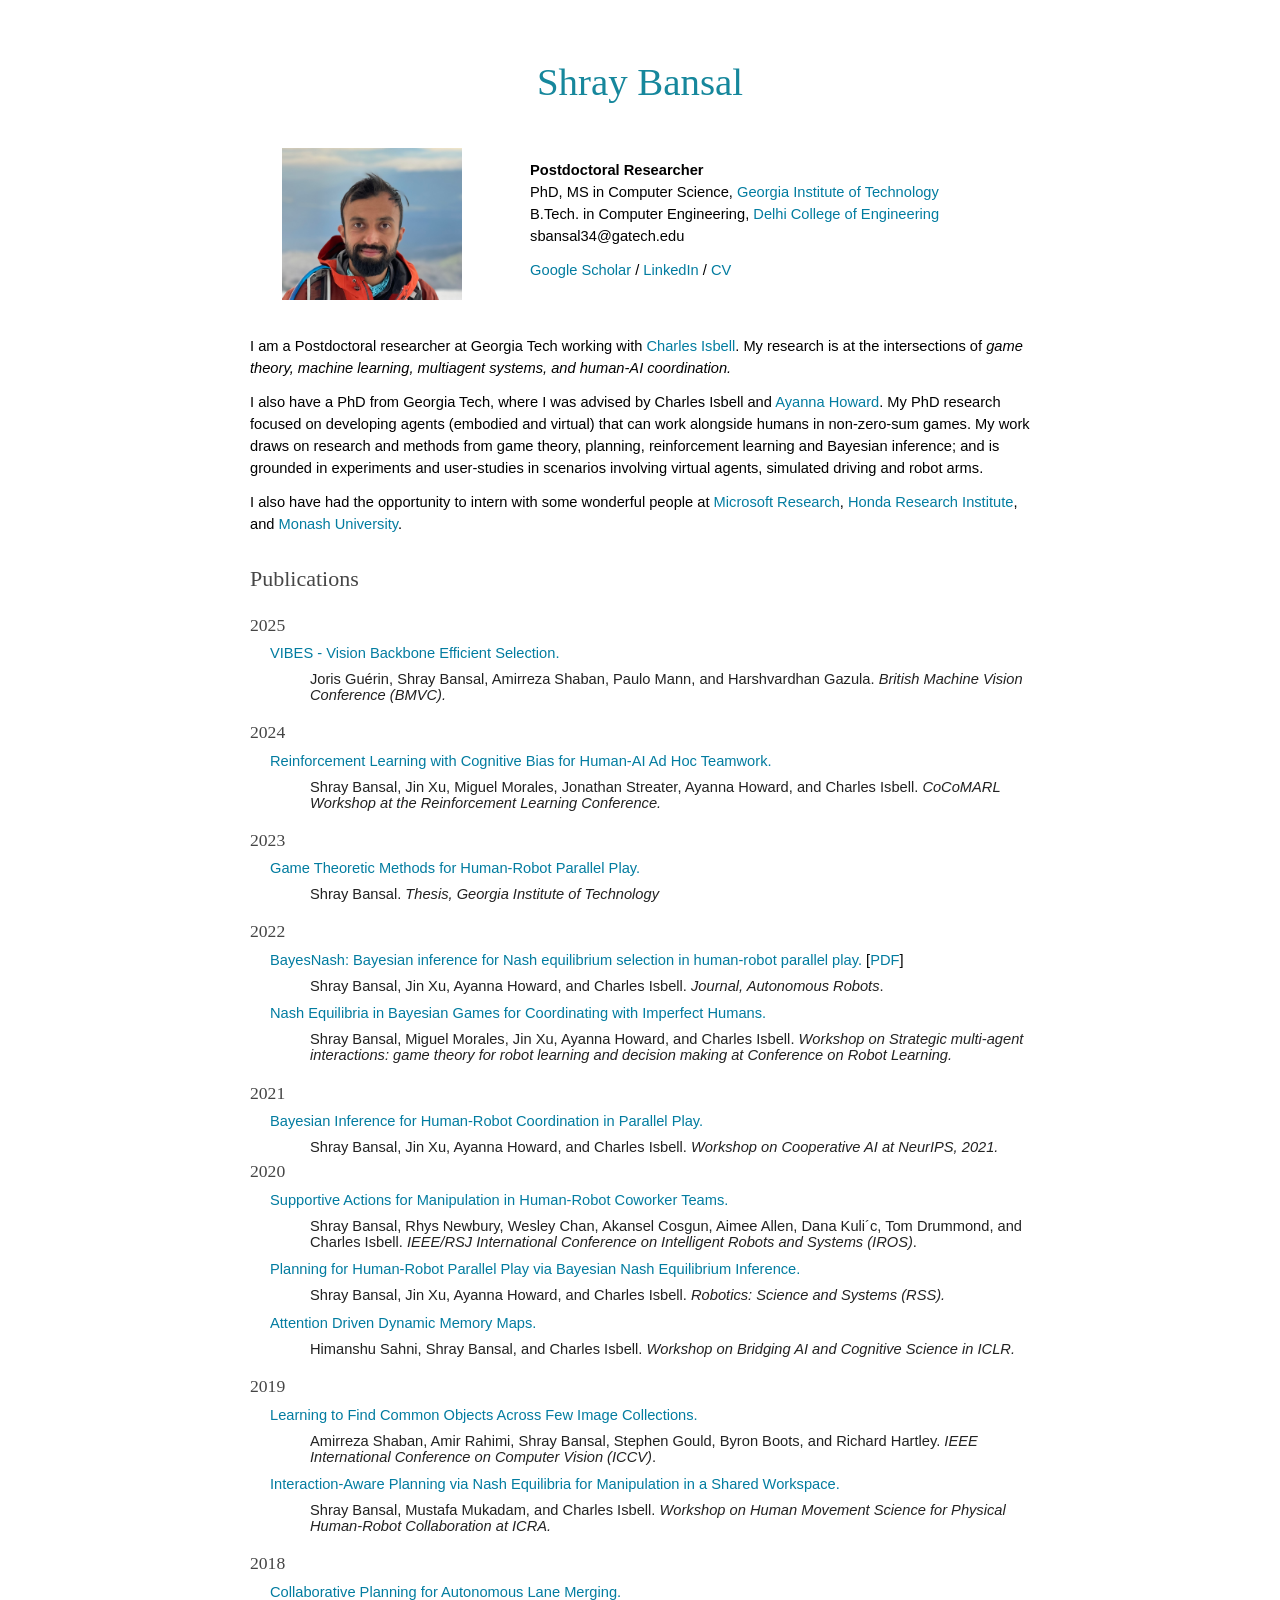
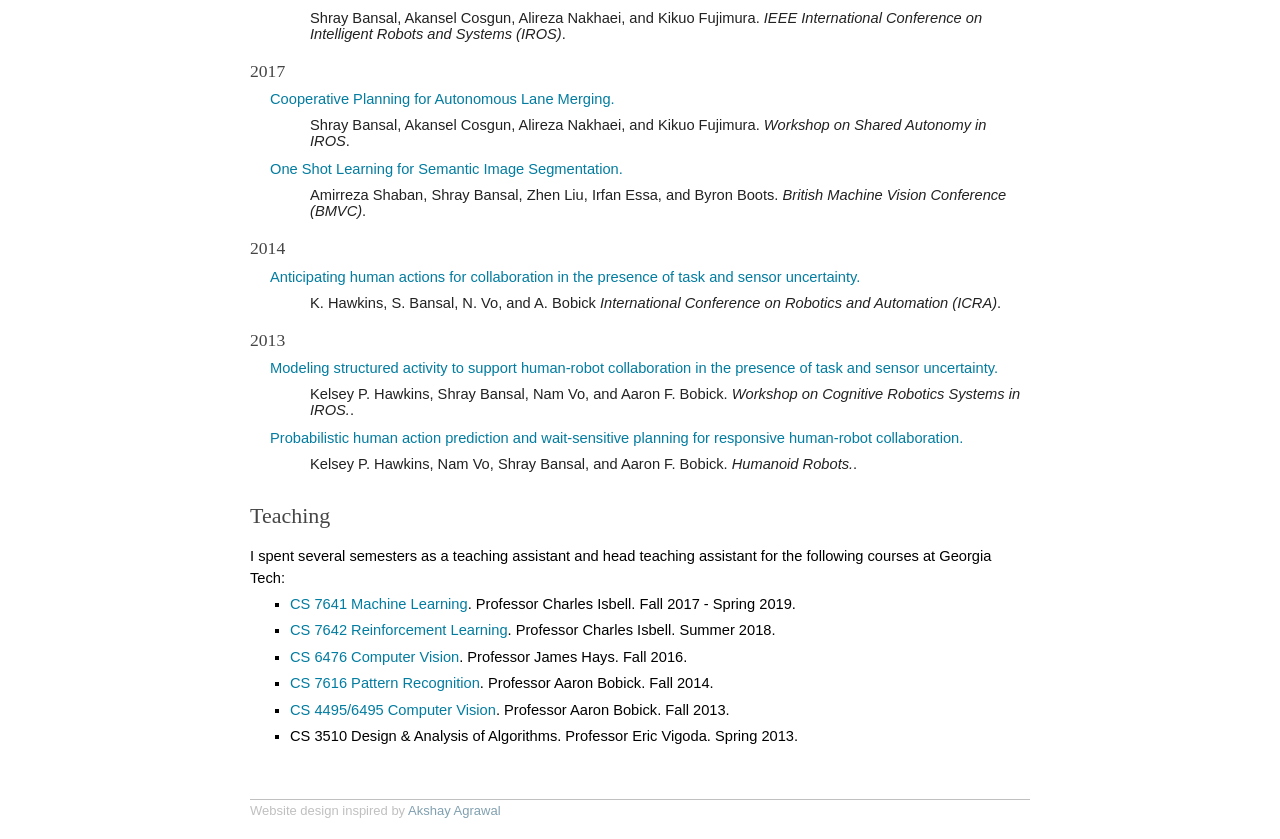
<file: index.html>
<!DOCTYPE html PUBLIC "-//W3C//DTD XHTML 1.1//EN"
  "http://www.w3.org/TR/xhtml11/DTD/xhtml11.dtd">
<html xmlns="http://www.w3.org/1999/xhtml" xml:lang="en">
<head>
<!-- Google tag (gtag.js) -->
<script async src="https://www.googletagmanager.com/gtag/js?id=G-E51Q0NTD00"></script>
<script>
  window.dataLayer = window.dataLayer || [];
  function gtag(){dataLayer.push(arguments);}
  gtag('js', new Date());

  gtag('config', 'G-E51Q0NTD00');
</script>
<meta name="generator" content="jemdoc, see http://jemdoc.jaboc.net/" />
<meta http-equiv="Content-Type" content="text/html;charset=utf-8" />
<link rel="stylesheet" href="jemdoc.css" type="text/css" />
<meta
  name="viewport"
  content="width=device-width,initial-scale=1,maximum-scale=1,user-scalable=no"/>
<meta http-equiv="X-UA-Compatible" content="IE=edge,chrome=1"/>
<meta name="HandheldFriendly" content="true"/>
<title>Shray Bansal</title>
</head>

<body>
<div id="layout-content">
<div id="toptitle">
<h1>Shray Bansal</h1>
</div>

<!-- <div id="boxed"> -->
<div class="sidebyside">
  <img src="media/images/shray_mount_pot.jpg" alt="Photo of Shray."
       width="180rem" height="152rem" />
</div>
<div class="sidebyside">
  <p>
  <b>Postdoctoral Researcher</b><br />
  PhD, MS in Computer Science,
  <a href="https://www.gatech.edu/">Georgia Institute of Technology</a><br />
  B.Tech. in Computer Engineering, <a href="https://dtu.ac.in/">Delhi College of Engineering</a><br />
  <!-- <a href="/cdn-cgi/l/email-protection" class="__cf_email__" data-cfemail="4d2c263e252c34262c0d2e3e633e392c232b223f2963282938">[email&#160;protected]</a></p> -->
  sbansal34@gatech.edu  
  <p><a href="https://scholar.google.com/citations?user=e-GEqxoAAAAJ&hl=en&view_op=list_works&sortby=pubdate">Google Scholar</a> /
  <!-- <a href="https://github.com/shray/">Github</a> /  -->
  <a href="https://www.linkedin.com/in/shrayb/">LinkedIn</a> /
  <a href = "media/resume.pdf">CV</a>
</div>
<!-- </div> -->

<p>
I am a Postdoctoral researcher at Georgia Tech working with <a href="https://faculty.cc.gatech.edu/~isbell/">Charles Isbell</a>. 
My research is at the intersections of <em> game theory, machine learning, multiagent systems, and human-AI coordination. </em>
<!-- During my PhD, I derived machine learning methods
from game-theoretic concepts to enable embodied agents to cooperate with and complete tasks around human agents without access to human data; 
and used human studies to understand the actual interaction that develops between these agents.  -->
</p>
<p>
    I also have a PhD from Georgia Tech, where I was advised by Charles Isbell and <a href="https://engineering.osu.edu/about/office-dean/about-dean-ayanna-howard">Ayanna Howard</a>.
    My PhD research focused on developing agents (embodied and virtual) that can work alongside humans in non-zero-sum games. My work draws on research and methods from game theory, planning, 
    reinforcement learning and Bayesian inference; and is grounded in experiments and user-studies in scenarios involving virtual agents, simulated driving and robot arms.
        
    
    <!-- This work was grounded in experiments and userFor this, I derived machine learning methods from game-theoretic concepts to enable cooperation without access to prior interaction data in settings involving humans and
    (virtual and embodied) agents.   -->

<p>
I also have had the opportunity to intern with some wonderful people at <a href="https://www.microsoft.com/en-us/research/">Microsoft Research</a>, <a href="https://usa.honda-ri.com/">Honda Research Institute</a>, 
and <a href="https://www.monash.edu/">Monash University</a>. 

<!-- with Dan Bohus and Eyal Ofek, and Honda Research Institute 
with Akansel Cosgun and Alireza Nakhaei. I also enjoyed a research summer visit to Monash University to work with Akansel Cosgun and Tom Drummond.  -->
</p>
<!-- In my Masters, my research focused on modeling and predicting human behavior from visual data, where I was advised my <a href="">Aaron Bobick</a>. 
I also worked on some interesting projects in Computer Vision and robotics. As an undergrad, I got to work on parallelization and
 GPU programming before it was cool.   -->



</p>

<a name="pubs"></a>
<h2>Publications</h2>

<h3>2025</h3>
<dl>
    <dt class="paper">
    <a href="https://arxiv.org/abs/2410.08592">
        VIBES - Vision Backbone Efficient Selection. </a> 
    </dt>
    <dd class="paperdetails">
        Joris Guérin, Shray Bansal, Amirreza Shaban, Paulo Mann, and Harshvardhan Gazula.
    <i>British Machine Vision Conference (BMVC).</i>
    </dd>
</dl>
<h3>2024</h3>
<!-- <dl>
    <dt class="paper">
    <a href="https://arxiv.org/abs/2410.08592">
        VIBES - Vision Backbone Efficient Selection. </a> 
    </dt>
    <dd class="paperdetails">
        Joris Guérin, Shray Bansal, Amirreza Shaban, Paulo Mann, and Harshvardhan Gazula.
    <i>arXiv, 2024.</i>
    </dd>
</dl>
 -->
  <dl>
    <dt class="paper">
    <a href="https://openreview.net/pdf?id=fY0b4fvtlx">
        Reinforcement Learning with Cognitive Bias for Human-AI Ad Hoc Teamwork.    </a> 
    </dt>
    <dd class="paperdetails">
        Shray Bansal, Jin Xu, Miguel Morales, Jonathan Streater, Ayanna Howard, and Charles Isbell.
    <i>CoCoMARL Workshop at the Reinforcement Learning Conference.</i>
    </dd>
</dl>

<h3>2023</h3>

<dl>
    <dt>
    <a href="https://repository.gatech.edu/server/api/core/bitstreams/08b1aa26-e6e4-4cf1-98d6-054b0cccb37b/content">
        Game Theoretic Methods for Human-Robot Parallel Play.
    </a>
    </dt>
    <dd class="paperdetails">
    Shray Bansal.
    <i>Thesis, Georgia Institute of Technology</i>
    </dd>
</dl>

<h3>2022</h3>

<dl>
    <dt class="paper">
    <a href="https://link.springer.com/article/10.1007/s10514-021-10023-8">
        BayesNash: Bayesian inference for Nash
        equilibrium selection in human-robot parallel play.
    </a> 
    [<a href="assets/papers/bayes_nash_AURO21_official.pdf">PDF</a>]
    </dt>
    <dd class="paperdetails">
    Shray Bansal, Jin Xu, Ayanna Howard, and Charles Isbell.
    <i>Journal, Autonomous Robots</i>.
    </dd>
</dl>

<dl>
    <dt class="paper">
    <a href="assets/papers/bansal22nash.pdf">
        Nash Equilibria in Bayesian Games for Coordinating with Imperfect Humans.
    </a>
    </dt>
    <dd class="paperdetails">
        Shray Bansal, Miguel Morales, Jin Xu, Ayanna Howard, and Charles Isbell.
    <i>Workshop on Strategic multi-agent interactions: game
        theory for robot learning and decision making at Conference on Robot Learning.</i>
    </dd>
</dl>

<h3>2021</h3>
<dl>
    <dt class="paper">
    <a href="assets/papers/bansal21bayesian.pdf">
        Bayesian Inference for Human-Robot
        Coordination in Parallel Play.
    </dt>
    <dd class="paperdetails">
        Shray Bansal, Jin Xu, Ayanna Howard, and Charles Isbell. 
    <i>Workshop on Cooperative AI at NeurIPS, 2021.</i>
    </dd>
</dl>

<h3>2020</h3>
<dl>
    <dt class="paper">
    <a href="assets/papers/bansal20supportive.pdf">
        Supportive Actions for Manipulation in Human-Robot Coworker Teams.
    </a>
    </dt>
    <dd class="paperdetails">
        Shray Bansal, Rhys Newbury, Wesley Chan, Akansel Cosgun, Aimee Allen, Dana Kuli´c, Tom Drummond,
        and Charles Isbell.
    <i> IEEE/RSJ
        International Conference on Intelligent Robots and Systems (IROS)</i>.
    </dd>
</dl>

<dl>
    <dt class="paper">
    <a href="https://www.roboticsproceedings.org/rss16/p042.pdf">
        Planning for Human-Robot Parallel Play via
        Bayesian Nash Equilibrium Inference. 
    </a>
    </dt>
    <dd class="paperdetails">
        Shray Bansal, Jin Xu, Ayanna Howard, and Charles Isbell. 
    <i>Robotics: Science and Systems (RSS).</i>
    </dd>
</dl>

<dl>
    <dt class="paper">
    <a href="https://baicsworkshop.github.io/pdf/BAICS_18.pdf">
        Attention Driven Dynamic Memory Maps.
        </a> 
    </dt>
    <dd class="paperdetails">
        Himanshu Sahni, Shray Bansal, and Charles Isbell. 
    <i>Workshop
        on Bridging AI and Cognitive Science in ICLR.</i>
    </dd>
</dl>

<h3>2019</h3>
<dl>
    <dt class="paper">
    <a href="https://openaccess.thecvf.com/content_ICCV_2019/papers/Shaban_Learning_to_Find_Common_Objects_Across_Few_Image_Collections_ICCV_2019_paper.pdf">
        Learning to Find Common Objects
        Across Few Image Collections.
    </a>
    </dt>
    <dd class="paperdetails">
        Amirreza Shaban, Amir Rahimi, Shray Bansal, Stephen Gould, Byron Boots, and Richard Hartley.
    <i>IEEE International Conference on Computer Vision (ICCV)</i>.
    </dd>
</dl>

<dl>
    <dt class="paper">
    <a href="http://hms2019icra.mit.edu/wp-content/uploads/2019/05/Bansal.pdf">
        Interaction-Aware Planning via Nash Equilibria for
        Manipulation in a Shared Workspace.
    </a>
    <!-- [<a href="http://hms2019icra.mit.edu/wp-content/uploads/2019/05/Bansal.pdf">PDF</a>] -->
    </dt>
    <dd class="paperdetails">
        Shray Bansal, Mustafa Mukadam, and Charles Isbell.
    <i>Workshop on Human Movement Science for Physical Human-Robot
        Collaboration at ICRA.</i>
    </dd>
</dl>

<h3>2018</h3>
<dl>
    <dt class="paper">
    <a href="https://arxiv.org/pdf/1808.02550">
        Collaborative Planning for
        Autonomous Lane Merging.
    </a>
    </dt>
    <dd class="paperdetails">
        Shray Bansal, Akansel Cosgun, Alireza Nakhaei, and Kikuo Fujimura. 
    <i>IEEE International Conference on Intelligent Robots and Systems (IROS)</i>.
    </dd>
</dl>

<h3>2017</h3>
<dl>
    <dt class="paper">
    <a href="assets/papers/bansal17iros.pdf">
        Cooperative Planning for
        Autonomous Lane Merging.
    </a>
    </dt>
    <dd class="paperdetails">
        Shray Bansal, Akansel Cosgun, Alireza Nakhaei, and Kikuo Fujimura. 
        <i>Workshop on Shared Autonomy in IROS</i>.
    </dd>
</dl>

<dl>
    <dt class="paper">
    <a href="https://arxiv.org/pdf/1709.03410">One Shot Learning for Semantic
        Image Segmentation.</a>
    </dt>
    <dd class="paperdetails">
        Amirreza Shaban, Shray Bansal, Zhen Liu, Irfan Essa, and Byron Boots.
    <i>British Machine Vision Conference (BMVC)</i>.
    </dd>
</dl>

<h3>2014</h3>
<dl>
  <dt class="paper">
  <a href="https://repository.gatech.edu/server/api/core/bitstreams/9cced9b8-6d47-42d0-8b3e-4bc27c5067c7/content">Anticipating human actions for collaboration in the presence
    of task and sensor uncertainty.</a> 
  </dt>
  <dd class="paperdetails">
    K. Hawkins, S. Bansal, N. Vo, and A. Bobick 
    <i>International Conference on Robotics and Automation (ICRA)</i>.
 </dd>
</dl>

<h3>2013</h3>
<dl>
  <dt class="paper">
    <a href="https://renaud-detry.net/events/crs2013/papers/Hawkins.pdf"> Modeling structured activity to support
    human-robot collaboration in the presence of task and sensor uncertainty.</a>
</dt>
  <dd class="paperdetails">
    Kelsey P. Hawkins, Shray Bansal, Nam Vo, and Aaron F. Bobick. 
    <i>Workshop on Cognitive Robotics
        Systems in IROS.</i>.
 </dd>
</dl>

<dl>
    <dt class="paper">
        <a href="https://repository.gatech.edu/server/api/core/bitstreams/afbe0fba-16c5-4cf7-8fdb-8bea0f1c852f/content">Probabilistic human action prediction and
        wait-sensitive planning for responsive human-robot collaboration.</a>
    </dt>
    <dd class="paperdetails">
      Kelsey P. Hawkins, Nam Vo, Shray Bansal, and Aaron F. Bobick. 
      <i>Humanoid Robots.</i>.
   </dd>
  </dl>

<a name="teaching"></a>
<h2>Teaching</h2>
<p>I spent several semesters as a teaching assistant and head teaching assistant for the following courses at Georgia Tech:</p>
<ul>
<li><p><a href="https://omscs.gatech.edu/cs-7641-machine-learning">CS 7641 Machine Learning</a>. Professor Charles Isbell. Fall 2017 - Spring 2019.</p>
</li>
<li><p><a href="https://omscs.gatech.edu/cs-7642-reinforcement-learning">CS 7642 Reinforcement Learning</a>. Professor Charles Isbell. Summer 2018.</p>
</li>
<li><p><a href="https://sites.cc.gatech.edu/classes/AY2016/cs4476_fall/">CS 6476 Computer Vision</a>. Professor James Hays. Fall 2016.</p>
</li>
<li><p><a href="https://faculty.cc.gatech.edu/~afb/classes/CS7616-Spring2014/">CS 7616 Pattern Recognition</a>. Professor Aaron Bobick. Fall 2014.</p>
</li>
<li><p><a href="https://faculty.cc.gatech.edu/~afb/classes/CS4495-Fall2013/">CS 4495/6495 Computer Vision</a>. Professor Aaron Bobick. Fall 2013.</p>
</li>
<li><p>CS 3510 Design & Analysis of Algorithms. Professor Eric Vigoda. Spring 2013.</p>
</li>

</ul>


<div id="footer">
    <p class="center-text">Website design inspired by <a href="https://www.akshayagrawal.com/">Akshay Agrawal</a></p>

</div>
</div>
</body>
</html>
</file>
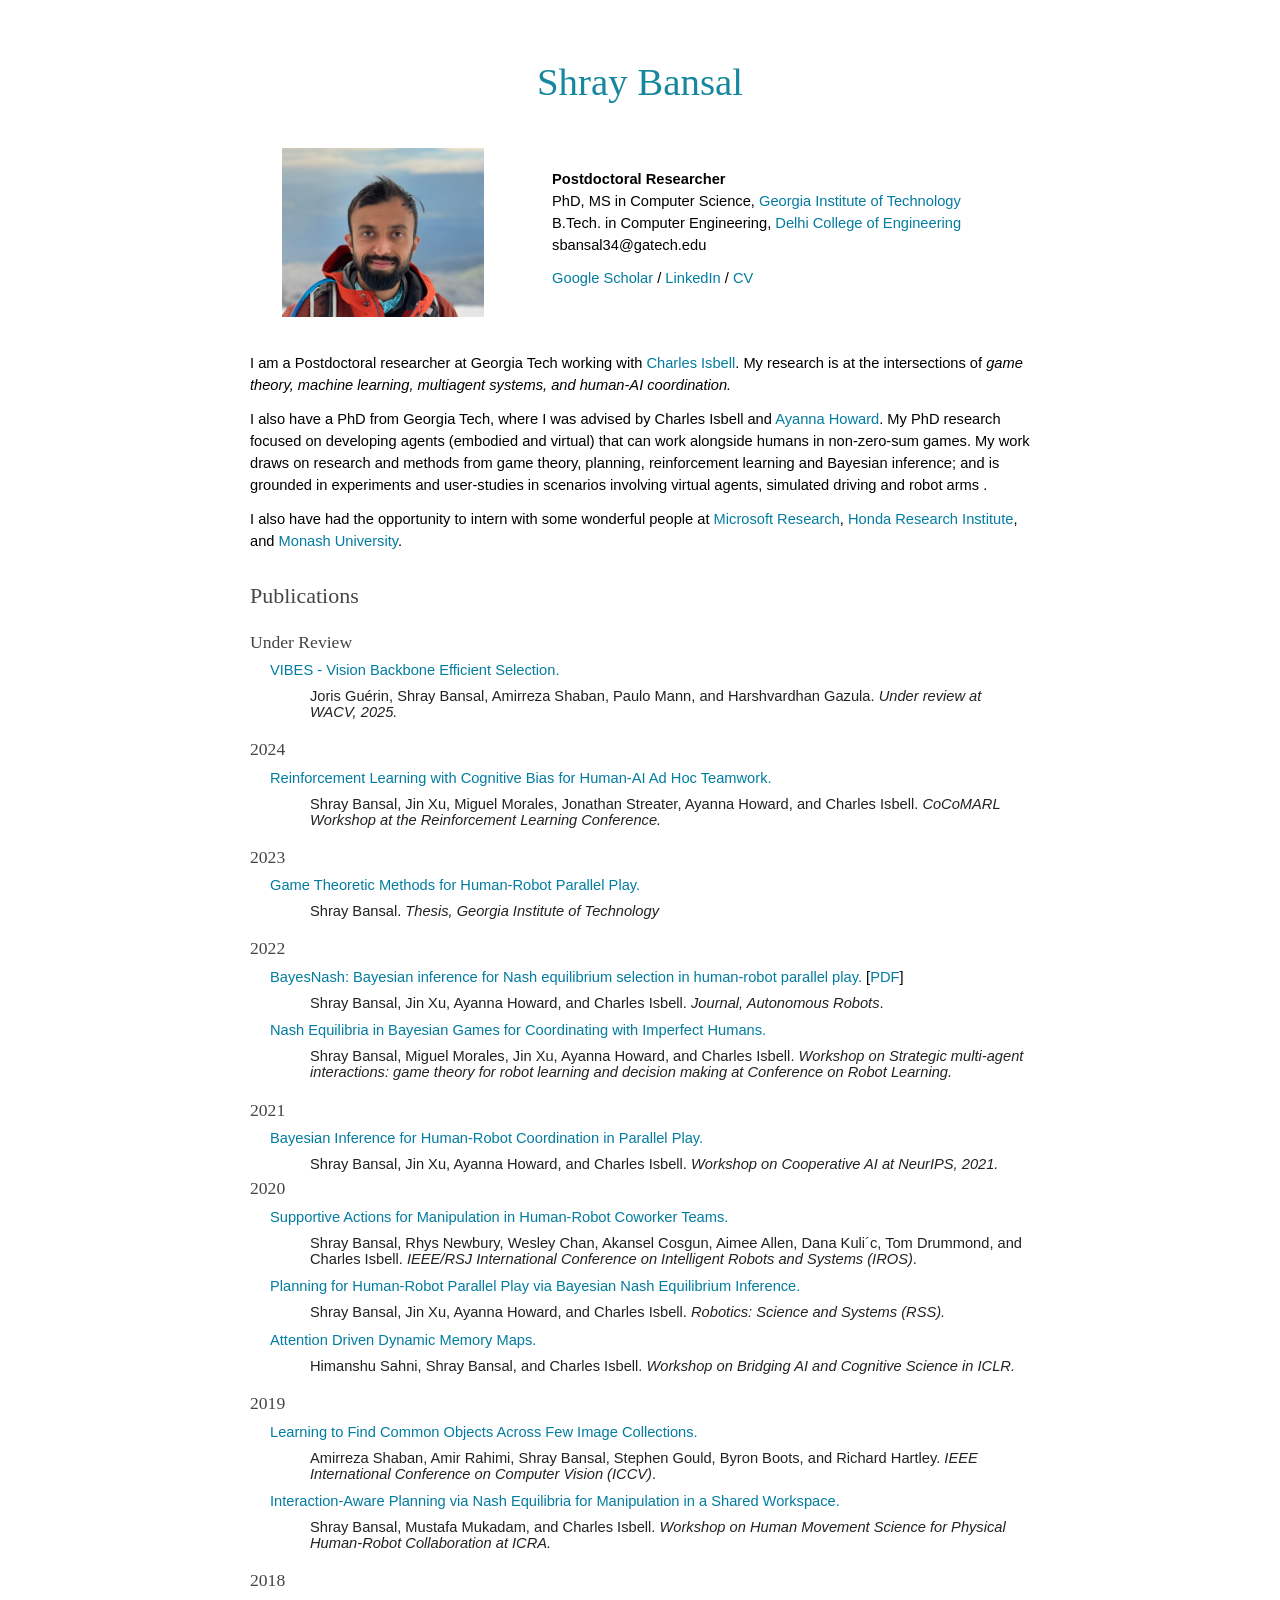
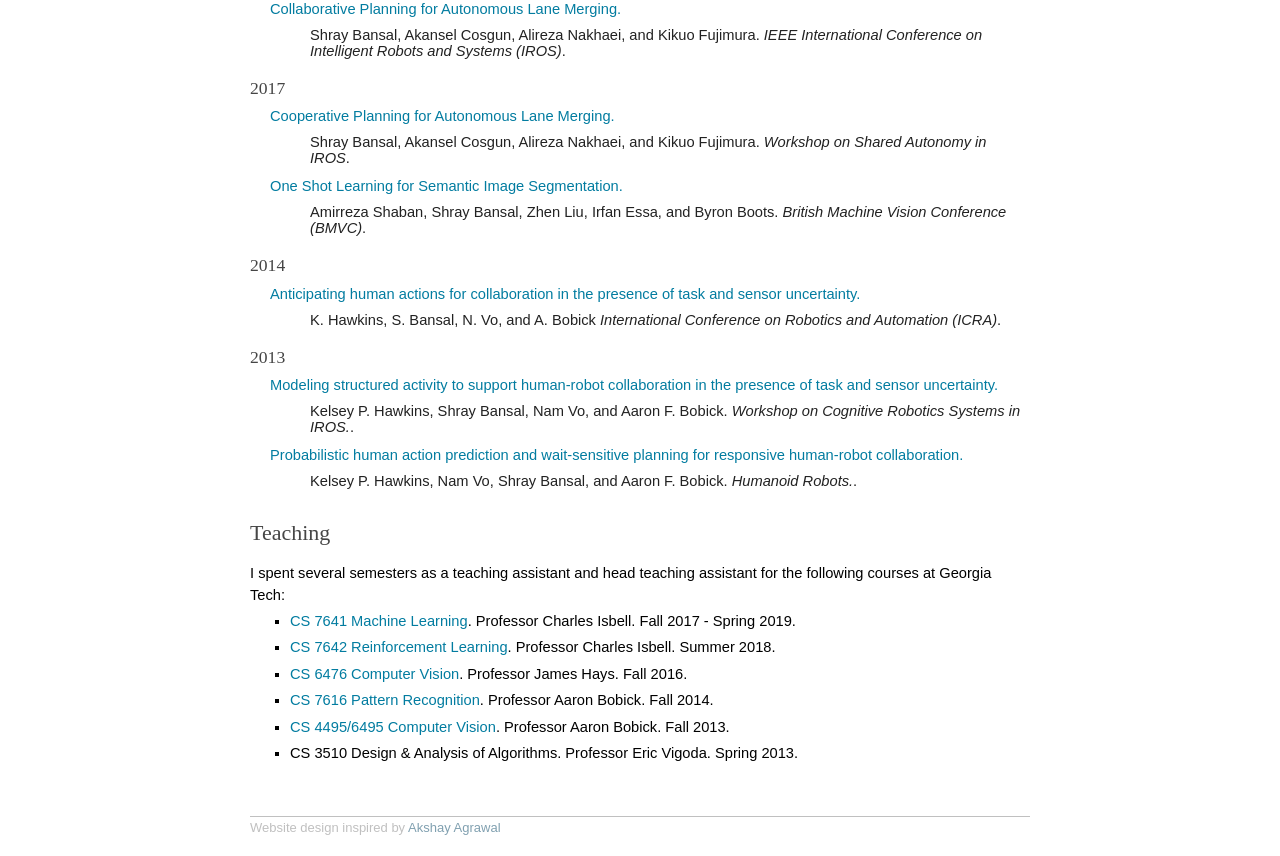
<file: main.html>
<!DOCTYPE html PUBLIC "-//W3C//DTD XHTML 1.1//EN"
  "http://www.w3.org/TR/xhtml11/DTD/xhtml11.dtd">
<html xmlns="http://www.w3.org/1999/xhtml" xml:lang="en">
<head>
<meta name="generator" content="jemdoc, see http://jemdoc.jaboc.net/" />
<meta http-equiv="Content-Type" content="text/html;charset=utf-8" />
<link rel="stylesheet" href="jemdoc.css" type="text/css" />
<meta
  name="viewport"
  content="width=device-width,initial-scale=1,maximum-scale=1,user-scalable=no"/>
<meta http-equiv="X-UA-Compatible" content="IE=edge,chrome=1"/>
<meta name="HandheldFriendly" content="true"/>
<title>Shray Bansal</title>
</head>

<body>
<div id="layout-content">
<div id="toptitle">
<h1>Shray Bansal</h1>
</div>

<!-- <div id="boxed"> -->
<div class="sidebyside">
  <img src="media/images/shray_mount_pot.jpg" alt="Photo of Shray."
       width="202rem" height="169rem" />
</div>
<div class="sidebyside">
  <p>
  <b>Postdoctoral Researcher</b><br />
  PhD, MS in Computer Science,
  <a href="https://www.gatech.edu/">Georgia Institute of Technology</a><br />
  B.Tech. in Computer Engineering, <a href="https://dtu.ac.in/">Delhi College of Engineering</a><br />
  <!-- <a href="/cdn-cgi/l/email-protection" class="__cf_email__" data-cfemail="4d2c263e252c34262c0d2e3e633e392c232b223f2963282938">[email&#160;protected]</a></p> -->
  sbansal34@gatech.edu  
  <p><a href="https://scholar.google.com/citations?user=e-GEqxoAAAAJ&hl=en&view_op=list_works&sortby=pubdate">Google Scholar</a> /
  <!-- <a href="https://github.com/shray/">Github</a> /  -->
  <a href="https://www.linkedin.com/in/shrayb/">LinkedIn</a> /
  <a href = "media/resume.pdf">CV</a>
</div>
<!-- </div> -->

<p>
I am a Postdoctoral researcher at Georgia Tech working with <a href="https://provost.wisc.edu/meet-the-provost/">Charles Isbell</a>. 
My research is at the intersections of <em> game theory, machine learning, multiagent systems, and human-AI coordination. </em>
<!-- During my PhD, I derived machine learning methods
from game-theoretic concepts to enable embodied agents to cooperate with and complete tasks around human agents without access to human data; 
and used human studies to understand the actual interaction that develops between these agents.  -->
</p>
<p>
    I also have a PhD from Georgia Tech, where I was advised by Charles Isbell and <a href="https://engineering.osu.edu/about/office-dean/about-dean-ayanna-howard">Ayanna Howard</a>.
    My PhD research focused on developing agents (embodied and virtual) that can work alongside humans in non-zero-sum games. My work draws on research and methods from game theory, planning, 
    reinforcement learning and Bayesian inference; and is grounded in experiments and user-studies in scenarios involving virtual agents, simulated driving and robot arms  .
        
    
    <!-- This work was grounded in experiments and userFor this, I derived machine learning methods from game-theoretic concepts to enable cooperation without access to prior interaction data in settings involving humans and
    (virtual and embodied) agents.   -->

<p>
I also have had the opportunity to intern with some wonderful people at <a href="https://www.microsoft.com/en-us/research/">Microsoft Research</a>, <a href="https://usa.honda-ri.com/">Honda Research Institute</a>, 
and <a href="https://www.monash.edu/">Monash University</a>. 

<!-- with Dan Bohus and Eyal Ofek, and Honda Research Institute 
with Akansel Cosgun and Alireza Nakhaei. I also enjoyed a research summer visit to Monash University to work with Akansel Cosgun and Tom Drummond.  -->
</p>
<!-- In my Masters, my research focused on modeling and predicting human behavior from visual data, where I was advised my <a href="">Aaron Bobick</a>. 
I also worked on some interesting projects in Computer Vision and robotics. As an undergrad, I got to work on parallelization and
 GPU programming before it was cool.   -->



</p>

<a name="pubs"></a>
<h2>Publications</h2>

<h3>Under Review</h3>
<dl>
    <dt class="paper">
    <a href="">
        VIBES - Vision Backbone Efficient Selection. </a> 
    </dt>
    <dd class="paperdetails">
        Joris Guérin, Shray Bansal, Amirreza Shaban, Paulo Mann, and Harshvardhan Gazula.
    <i>Under review at WACV, 2025.</i>
    </dd>
</dl>


<h3>2024</h3>
<dl>
    <dt class="paper">
    <a href="https://openreview.net/pdf?id=fY0b4fvtlx">
        Reinforcement Learning with Cognitive Bias for Human-AI Ad Hoc Teamwork.    </a> 
    </dt>
    <dd class="paperdetails">
        Shray Bansal, Jin Xu, Miguel Morales, Jonathan Streater, Ayanna Howard, and Charles Isbell.
    <i>CoCoMARL Workshop at the Reinforcement Learning Conference.</i>
    </dd>
</dl>

<h3>2023</h3>

<dl>
    <dt>
    <a href="https://repository.gatech.edu/server/api/core/bitstreams/08b1aa26-e6e4-4cf1-98d6-054b0cccb37b/content">
        Game Theoretic Methods for Human-Robot Parallel Play.
    </a>
    </dt>
    <dd class="paperdetails">
    Shray Bansal.
    <i>Thesis, Georgia Institute of Technology</i>
    </dd>
</dl>

<h3>2022</h3>

<dl>
    <dt class="paper">
    <a href="https://link.springer.com/article/10.1007/s10514-021-10023-8">
        BayesNash: Bayesian inference for Nash
        equilibrium selection in human-robot parallel play.
    </a> 
    [<a href="assets/papers/bayes_nash_AURO21_official.pdf">PDF</a>]
    </dt>
    <dd class="paperdetails">
    Shray Bansal, Jin Xu, Ayanna Howard, and Charles Isbell.
    <i>Journal, Autonomous Robots</i>.
    </dd>
</dl>

<dl>
    <dt class="paper">
    <a href="assets/papers/bansal22nash.pdf">
        Nash Equilibria in Bayesian Games for Coordinating with Imperfect Humans.
    </a>
    </dt>
    <dd class="paperdetails">
        Shray Bansal, Miguel Morales, Jin Xu, Ayanna Howard, and Charles Isbell.
    <i>Workshop on Strategic multi-agent interactions: game
        theory for robot learning and decision making at Conference on Robot Learning.</i>
    </dd>
</dl>

<h3>2021</h3>
<dl>
    <dt class="paper">
    <a href="assets/papers/bansal21bayesian.pdf">
        Bayesian Inference for Human-Robot
        Coordination in Parallel Play.
    </dt>
    <dd class="paperdetails">
        Shray Bansal, Jin Xu, Ayanna Howard, and Charles Isbell. 
    <i>Workshop on Cooperative AI at NeurIPS, 2021.</i>
    </dd>
</dl>

<h3>2020</h3>
<dl>
    <dt class="paper">
    <a href="assets/papers/bansal20supportive.pdf">
        Supportive Actions for Manipulation in Human-Robot Coworker Teams.
    </a>
    </dt>
    <dd class="paperdetails">
        Shray Bansal, Rhys Newbury, Wesley Chan, Akansel Cosgun, Aimee Allen, Dana Kuli´c, Tom Drummond,
        and Charles Isbell.
    <i> IEEE/RSJ
        International Conference on Intelligent Robots and Systems (IROS)</i>.
    </dd>
</dl>

<dl>
    <dt class="paper">
    <a href="https://www.roboticsproceedings.org/rss16/p042.pdf">
        Planning for Human-Robot Parallel Play via
        Bayesian Nash Equilibrium Inference. 
    </a>
    </dt>
    <dd class="paperdetails">
        Shray Bansal, Jin Xu, Ayanna Howard, and Charles Isbell. 
    <i>Robotics: Science and Systems (RSS).</i>
    </dd>
</dl>

<dl>
    <dt class="paper">
    <a href="https://baicsworkshop.github.io/pdf/BAICS_18.pdf">
        Attention Driven Dynamic Memory Maps.
        </a> 
    </dt>
    <dd class="paperdetails">
        Himanshu Sahni, Shray Bansal, and Charles Isbell. 
    <i>Workshop
        on Bridging AI and Cognitive Science in ICLR.</i>
    </dd>
</dl>

<h3>2019</h3>
<dl>
    <dt class="paper">
    <a href="https://openaccess.thecvf.com/content_ICCV_2019/papers/Shaban_Learning_to_Find_Common_Objects_Across_Few_Image_Collections_ICCV_2019_paper.pdf">
        Learning to Find Common Objects
        Across Few Image Collections.
    </a>
    </dt>
    <dd class="paperdetails">
        Amirreza Shaban, Amir Rahimi, Shray Bansal, Stephen Gould, Byron Boots, and Richard Hartley.
    <i>IEEE International Conference on Computer Vision (ICCV)</i>.
    </dd>
</dl>

<dl>
    <dt class="paper">
    <a href="http://hms2019icra.mit.edu/wp-content/uploads/2019/05/Bansal.pdf">
        Interaction-Aware Planning via Nash Equilibria for
        Manipulation in a Shared Workspace.
    </a>
    <!-- [<a href="http://hms2019icra.mit.edu/wp-content/uploads/2019/05/Bansal.pdf">PDF</a>] -->
    </dt>
    <dd class="paperdetails">
        Shray Bansal, Mustafa Mukadam, and Charles Isbell.
    <i>Workshop on Human Movement Science for Physical Human-Robot
        Collaboration at ICRA.</i>
    </dd>
</dl>

<h3>2018</h3>
<dl>
    <dt class="paper">
    <a href="https://arxiv.org/pdf/1808.02550">
        Collaborative Planning for
        Autonomous Lane Merging.
    </a>
    </dt>
    <dd class="paperdetails">
        Shray Bansal, Akansel Cosgun, Alireza Nakhaei, and Kikuo Fujimura. 
    <i>IEEE International Conference on Intelligent Robots and Systems (IROS)</i>.
    </dd>
</dl>

<h3>2017</h3>
<dl>
    <dt class="paper">
    <a href="assets/papers/bansal18collaborative.pdf">
        Cooperative Planning for
        Autonomous Lane Merging.
    </a>
    </dt>
    <dd class="paperdetails">
        Shray Bansal, Akansel Cosgun, Alireza Nakhaei, and Kikuo Fujimura. 
        <i>Workshop on Shared Autonomy in IROS</i>.
    </dd>
</dl>

<dl>
    <dt class="paper">
    <a href="https://arxiv.org/pdf/1709.03410">One Shot Learning for Semantic
        Image Segmentation.</a>
    </dt>
    <dd class="paperdetails">
        Amirreza Shaban, Shray Bansal, Zhen Liu, Irfan Essa, and Byron Boots.
    <i>British Machine Vision Conference (BMVC)</i>.
    </dd>
</dl>

<h3>2014</h3>
<dl>
  <dt class="paper">
  <a href="https://repository.gatech.edu/server/api/core/bitstreams/9cced9b8-6d47-42d0-8b3e-4bc27c5067c7/content">Anticipating human actions for collaboration in the presence
    of task and sensor uncertainty.</a> 
  </dt>
  <dd class="paperdetails">
    K. Hawkins, S. Bansal, N. Vo, and A. Bobick 
    <i>International Conference on Robotics and Automation (ICRA)</i>.
 </dd>
</dl>

<h3>2013</h3>
<dl>
  <dt class="paper">
    <a href="https://renaud-detry.net/events/crs2013/papers/Hawkins.pdf"> Modeling structured activity to support
    human-robot collaboration in the presence of task and sensor uncertainty.</a>
</dt>
  <dd class="paperdetails">
    Kelsey P. Hawkins, Shray Bansal, Nam Vo, and Aaron F. Bobick. 
    <i>Workshop on Cognitive Robotics
        Systems in IROS.</i>.
 </dd>
</dl>

<dl>
    <dt class="paper">
        <a href="https://repository.gatech.edu/server/api/core/bitstreams/afbe0fba-16c5-4cf7-8fdb-8bea0f1c852f/content">Probabilistic human action prediction and
        wait-sensitive planning for responsive human-robot collaboration.</a>
    </dt>
    <dd class="paperdetails">
      Kelsey P. Hawkins, Nam Vo, Shray Bansal, and Aaron F. Bobick. 
      <i>Humanoid Robots.</i>.
   </dd>
  </dl>

<a name="teaching"></a>
<h2>Teaching</h2>
<p>I spent several semesters as a teaching assistant and head teaching assistant for the following courses at Georgia Tech:</p>
<ul>
<li><p><a href="https://omscs.gatech.edu/cs-7641-machine-learning">CS 7641 Machine Learning</a>. Professor Charles Isbell. Fall 2017 - Spring 2019.</p>
</li>
<li><p><a href="https://omscs.gatech.edu/cs-7642-reinforcement-learning">CS 7642 Reinforcement Learning</a>. Professor Charles Isbell. Summer 2018.</p>
</li>
<li><p><a href="https://sites.cc.gatech.edu/classes/AY2016/cs4476_fall/">CS 6476 Computer Vision</a>. Professor James Hays. Fall 2016.</p>
</li>
<li><p><a href="https://faculty.cc.gatech.edu/~afb/classes/CS7616-Spring2014/">CS 7616 Pattern Recognition</a>. Professor Aaron Bobick. Fall 2014.</p>
</li>
<li><p><a href="https://faculty.cc.gatech.edu/~afb/classes/CS4495-Fall2013/">CS 4495/6495 Computer Vision</a>. Professor Aaron Bobick. Fall 2013.</p>
</li>
<li><p>CS 3510 Design & Analysis of Algorithms. Professor Eric Vigoda. Spring 2013.</p>
</li>

</ul>


<div id="footer">
    <p class="center-text">Website design inspired by <a href="https://www.akshayagrawal.com/">Akshay Agrawal</a></p>

</div>
</div>
</body>
</html>
</file>
<file: jemdoc.css>
/* Default css file for jemdoc. */
@import("https://fonts.googleapis.com/css?family=PT+Serif");
@import("https://fonts.googleapis.com/css?family=Open+Sans");

table#tlayout {
    border: none;
    border-collapse: separate;
    background: white;
}

body {
    background: white;
    font-family: 'Open Sans', sans-serif;
    padding-bottom: 8px;
    margin: 0;
    font-size: 11pt;
}

.sidebyside {
  display: inline-block;
  vertical-align: middle;
  padding-left: 2rem;
  padding-right: 2rem;
  width: auto;
  height: auto;
  padding: 2rem;
}

.date {
    color: #000000;
}

.highlight {
    font-weight: 600;
}

.paper {
}

.paperdetails {
  margin-top: 10px;
}

#layout-menu {
    background: #f6f6f6;
    border: 1px solid #dddddd;
    padding-top: 0.5em;
    padding-left: 8px;
    padding-right: 8px;
    font-size: 1.0em;
    width: auto;
    white-space: nowrap;
    text-align: left;
    vertical-align: top;
}

#layout-menu td {
    background: #f4f4f4;
    vertical-align: top;
}

#layout-content {
    padding-top: 3.0em;
    padding-left: 1.0em;
    padding-right: 1.0em;
    border: none;
    background: white;
    text-align: left;
    vertical-align: top;
    max-width: 780px;
    margin: 0 auto;
}

#layout-menu a {
    line-height: 1.5em;
    margin-left: 0.5em;
}

tt {
    background: #ffffdd;
}

pre, tt {
    font-size: 90%;
    font-family: monaco, monospace;
}

a, a > tt, .tooltip {
    color: #027ca0;
    text-decoration: none;
}

a:hover, .tooltip:hover {
    border-bottom: 1px gray dotted;
    cursor: pointer;
}

#layout-menu a.current:link, #layout-menu a.current:visited {
    color: #022b6d;
    border-bottom: 1px gray solid;
}
#layout-menu a:link, #layout-menu a:visited, #layout-menu a:hover {
    color: #527bbd;
    text-decoration: none;
}
#layout-menu a:hover {
    text-decoration: none;
}
.link-style {
    color: #027ca0; /* or #022b6d for the current link color */
    cursor: default; /* Prevents pointer cursor */
}

div.menu-category {
    border-bottom: 1px solid gray;
    margin-top: 0.8em;
    padding-top: 0.2em;
    padding-bottom: 0.1em;
    font-weight: bold;
}

div.menu-item {
    padding-left: 16px;
    text-indent: -16px;
}

div#toptitle {
    padding-bottom: 0.2em;
    margin-bottom: 0.5em;
    text-align: center;
}

/* Reduce space if we begin the page with a title. */
div#toptitle + h2, div#toptitle + h3 {
    margin-top: -0.7em;
}

div#subtitle {
    margin-top: 0.0em;
    margin-bottom: 0.0em;
    padding-top: 0em;
    padding-bottom: 0.1em;
}

div#boxed {
    border: 1px dashed gray;
    margin: 10px;
    margin-bottom: 20px;
}

em {
    font-style: italic;
}

strong {
    font-weight: bold;
}

h1, h2, h3, h4, h5, h6 {
    font-family: 'PT Serif', serif;
    color: #16879c;
    font-weight: normal;
}

h1, h2, h3 {
    margin-top: 0.7em;
    margin-bottom: 0.3em;
    padding-bottom: 0.2em;
    line-height: 1.0;
    padding-top: 0.5em;
}

h1 {
    font-size: 265%;
}

h2 {
    padding-top: 0.8em;
    padding-bottom: 0.5em;
    font-size: 150%;
    color: #464646;
}

h2 + h3 {
    padding-top: 0.2em;
}

h3 {
    font-size: 110%;
    color: #454545;
    border-bottom: none;
    font-size: 120%;
}

p {
    margin-top: 0.0em;
    margin-bottom: 0.8em;
    padding: 0;
    line-height: 1.5;
}

pre {
    padding: 0;
    margin: 0;
}

div#footer {
    font-size: small;
    border-top: 1px solid #c0c0c0;
    padding-top: 0.1em;
    margin-top: 4.0em;
    color: #c0c0c0;
}

div#footer a {
    color: #80a0b0;
}

div#footer-text {
    float: left;
    padding-bottom: 8px;
}

ul, ol, dl {
    margin-top: 0.2em;
    padding-top: 0;
    margin-bottom: 0.8em;
}

dt {
    margin-top: 0.5em;
    margin-bottom: 0;
}

dl {
    margin-left: 20px;
}

dd {
    color: #222222;
}

dd > *:first-child {
    margin-top: 0;
}

ul {
    list-style-position: outside;
    list-style-type: square;
}

p + ul, p + ol {
    margin-top: -0.5em;
}

li ul, li ol {
    margin-top: -0.3em;
}

ol {
    list-style-position: outside;
    list-style-type: decimal;
}

li p, dd p {
    margin-bottom: 0.3em;
}


ol ol {
    list-style-type: lower-alpha;
}

ol ol ol {
    list-style-type: lower-roman;
}

p + div.codeblock {
    margin-top: -0.6em;
}

div.codeblock, div.infoblock {
    margin-right: 0%;
    margin-top: 1.2em;
    margin-bottom: 1.3em;
}

div.blocktitle {
    font-weight: bold;
    color: #cd7b62;
    margin-top: 1.2em;
    margin-bottom: 0.1em;
}

div.blockcontent {
    border: 1px solid silver;
    padding: 0.3em 0.5em;
}

div.infoblock > div.blockcontent {
    background: #ffffee;
}

div.blockcontent p + ul, div.blockcontent p + ol {
    margin-top: 0.4em;
}

div.infoblock p {
    margin-bottom: 0em;
}

div.infoblock li p, div.infoblock dd p {
    margin-bottom: 0.5em;
}

div.infoblock p + p {
    margin-top: 0.8em;
}

div.codeblock > div.blockcontent {
    background: #f6f6f6;
}

span.pycommand {
    color: #000070;
}

span.statement {
    color: #008800;
}
span.builtin {
    color: #000088;
}
span.special {
    color: #990000;
}
span.operator {
    color: #880000;
}
span.error {
    color: #aa0000;
}
span.comment, span.comment > *, span.string, span.string > * {
    color: #606060;
}

@media print {
    #layout-menu { display: none; }
}

#fwtitle {
    margin: 2px;
}

#fwtitle #toptitle {
    padding-left: 0.5em;
    margin-bottom: 0.5em;
}

#layout-content h1:first-child, #layout-content h2:first-child, #layout-content h3:first-child {
    margin-top: -0.7em;
}

div#toptitle h1, #layout-content div#toptitle h1 {
    margin-bottom: 0.0em;
    padding-bottom: 0.1em;
    padding-top: 0;
    margin-top: 0.5em;
    border-bottom: none;
}

img.eq {
    padding: 0;
    padding-left: 0.1em;
    padding-right: 0.1em;
    margin: 0;
}

img.eqwl {
    padding-left: 2em;
    padding-top: 0.6em;
    padding-bottom: 0.2em;
    margin: 0;
}

table {
    border: 2px solid black;
    border-collapse: collapse;
}

td {
    padding: 2px;
    padding-left: 0.5em;
    padding-right: 0.5em;
    text-align: center;
    border: 1px solid gray;
}

table + table {
    margin-top: 1em;
}

tr.heading {
    font-weight: bold;
    border-bottom: 2px solid black;
}

img {
    border: none;
    max-width: 100%;
}

table.imgtable, table.imgtable td {
    border: none;
    text-align: left;
}

.bibtex_hidden {
    display:none;
}

.tooltip {
  position: relative;
  display: inline;
}

.tooltip .tooltiptext {
  visibility: hidden;
  width: 140px;
  background-color: #555;
  color: #fff;
  text-align: center;
  border-radius: 6px;
  padding: 5px;
  position: absolute;
  z-index: 1;
  bottom: 150%;
  left: 50%;
  margin-left: -75px;
  opacity: 0;
  transition: opacity 0.3s;
}

.tooltip .tooltiptext::after {
  content: "";
  position: absolute;
  top: 100%;
  left: 50%;
  margin-left: -5px;
  border-width: 5px;
  border-style: solid;
  border-color: #555 transparent transparent transparent;
}

.tooltip:hover .tooltiptext {
  visibility: visible;
  opacity: .8;
}

.grid-container {
  display: inline-grid;
  grid-template-columns: auto auto;
  align-items: center;
  margin: 20px;
}
.grid-item {
  padding: 10px;
  max-width: 80%;
  font-style: italic;
}
</file>
